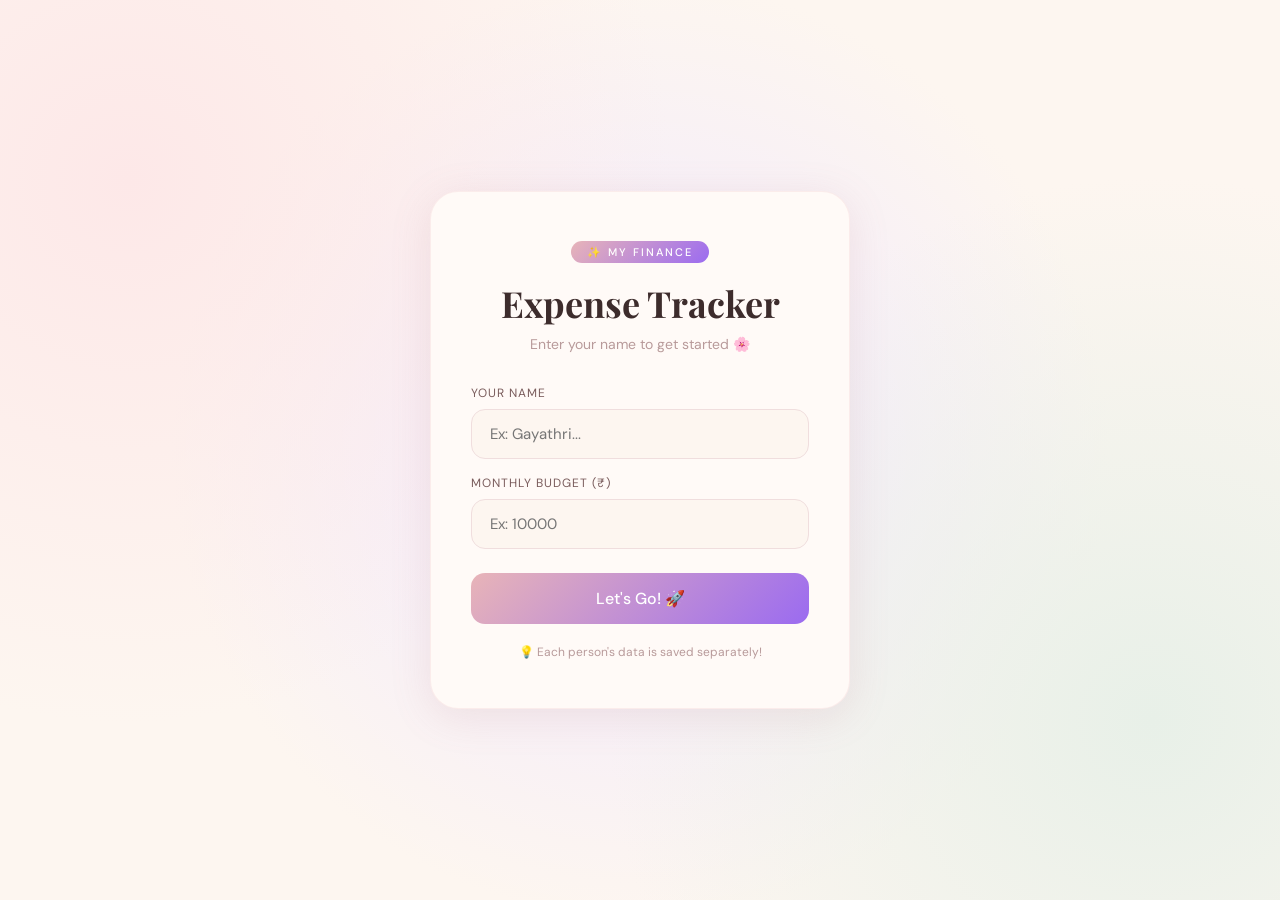
<file: templates/login.html>
<!DOCTYPE html>
<html lang="en">
<head>
  <meta charset="UTF-8">
  <meta name="viewport" content="width=device-width, initial-scale=1.0">
  <title>Expense Tracker ✨</title>
  <link href="https://fonts.googleapis.com/css2?family=Playfair+Display:wght@400;600&family=DM+Sans:wght@300;400;500;600&display=swap" rel="stylesheet">
  <style>
    * { margin: 0; padding: 0; box-sizing: border-box; }
    body {
      background: #fdf6f0;
      font-family: 'DM Sans', sans-serif;
      min-height: 100vh;
      display: flex;
      align-items: center;
      justify-content: center;
      background-image:
        radial-gradient(circle at 10% 20%, #fde8e8 0%, transparent 40%),
        radial-gradient(circle at 90% 80%, #e8f0e8 0%, transparent 40%),
        radial-gradient(circle at 50% 50%, #f0e8ff 0%, transparent 60%);
    }
    .login-card {
      background: #fffaf7;
      border-radius: 28px;
      padding: 48px 40px;
      box-shadow: 0 8px 40px rgba(180,120,120,0.15);
      width: 100%;
      max-width: 420px;
      text-align: center;
      border: 1px solid rgba(232,180,184,0.2);
    }
    .tag {
      display: inline-block;
      background: linear-gradient(135deg, #e8b4b8, #9b6bf0);
      color: white;
      font-size: 11px;
      font-weight: 500;
      letter-spacing: 2px;
      text-transform: uppercase;
      padding: 4px 16px;
      border-radius: 20px;
      margin-bottom: 16px;
    }
    h1 {
      font-family: 'Playfair Display', serif;
      font-size: 36px;
      color: #3d2c2c;
      margin-bottom: 8px;
    }
    p {
      color: #b89a9a;
      font-size: 14px;
      margin-bottom: 32px;
    }
    .input-group {
      margin-bottom: 16px;
      text-align: left;
    }
    .input-group label {
      font-size: 12px;
      color: #7a5c5c;
      text-transform: uppercase;
      letter-spacing: 1px;
      margin-bottom: 8px;
      display: block;
    }
    .input-group input {
      width: 100%;
      padding: 14px 18px;
      border: 1.5px solid #f0dede;
      border-radius: 14px;
      font-family: 'DM Sans', sans-serif;
      font-size: 15px;
      color: #3d2c2c;
      background: #fdf6f0;
      outline: none;
      transition: all 0.2s;
    }
    .input-group input:focus {
      border-color: #e8b4b8;
      box-shadow: 0 0 0 3px rgba(232,180,184,0.15);
    }
    .btn-login {
      width: 100%;
      padding: 15px;
      background: linear-gradient(135deg, #e8b4b8, #9b6bf0);
      color: white;
      border: none;
      border-radius: 14px;
      font-family: 'DM Sans', sans-serif;
      font-size: 16px;
      font-weight: 500;
      cursor: pointer;
      transition: all 0.3s;
      margin-top: 8px;
    }
    .btn-login:hover {
      transform: translateY(-2px);
      box-shadow: 0 6px 20px rgba(155,107,240,0.35);
    }
    .hint {
      margin-top: 20px;
      font-size: 12px;
      color: #b89a9a;
    }
  </style>
</head>
<body>
  <div class="login-card">
    <div class="tag">✨ My Finance</div>
    <h1>Expense Tracker</h1>
    <p>Enter your name to get started 🌸</p>
    <form action="/" method="POST">
      <div class="input-group">
        <label>Your Name</label>
        <input type="text" name="username" placeholder="Ex: Gayathri..." required>
      </div>
      <div class="input-group">
        <label>Monthly Budget (₹)</label>
        <input type="number" name="budget" placeholder="Ex: 10000">
      </div>
      <button type="submit" class="btn-login">Let's Go! 🚀</button>
    </form>
    <div class="hint">💡 Each person's data is saved separately!</div>
  </div>
</body>
</html>
</file>
